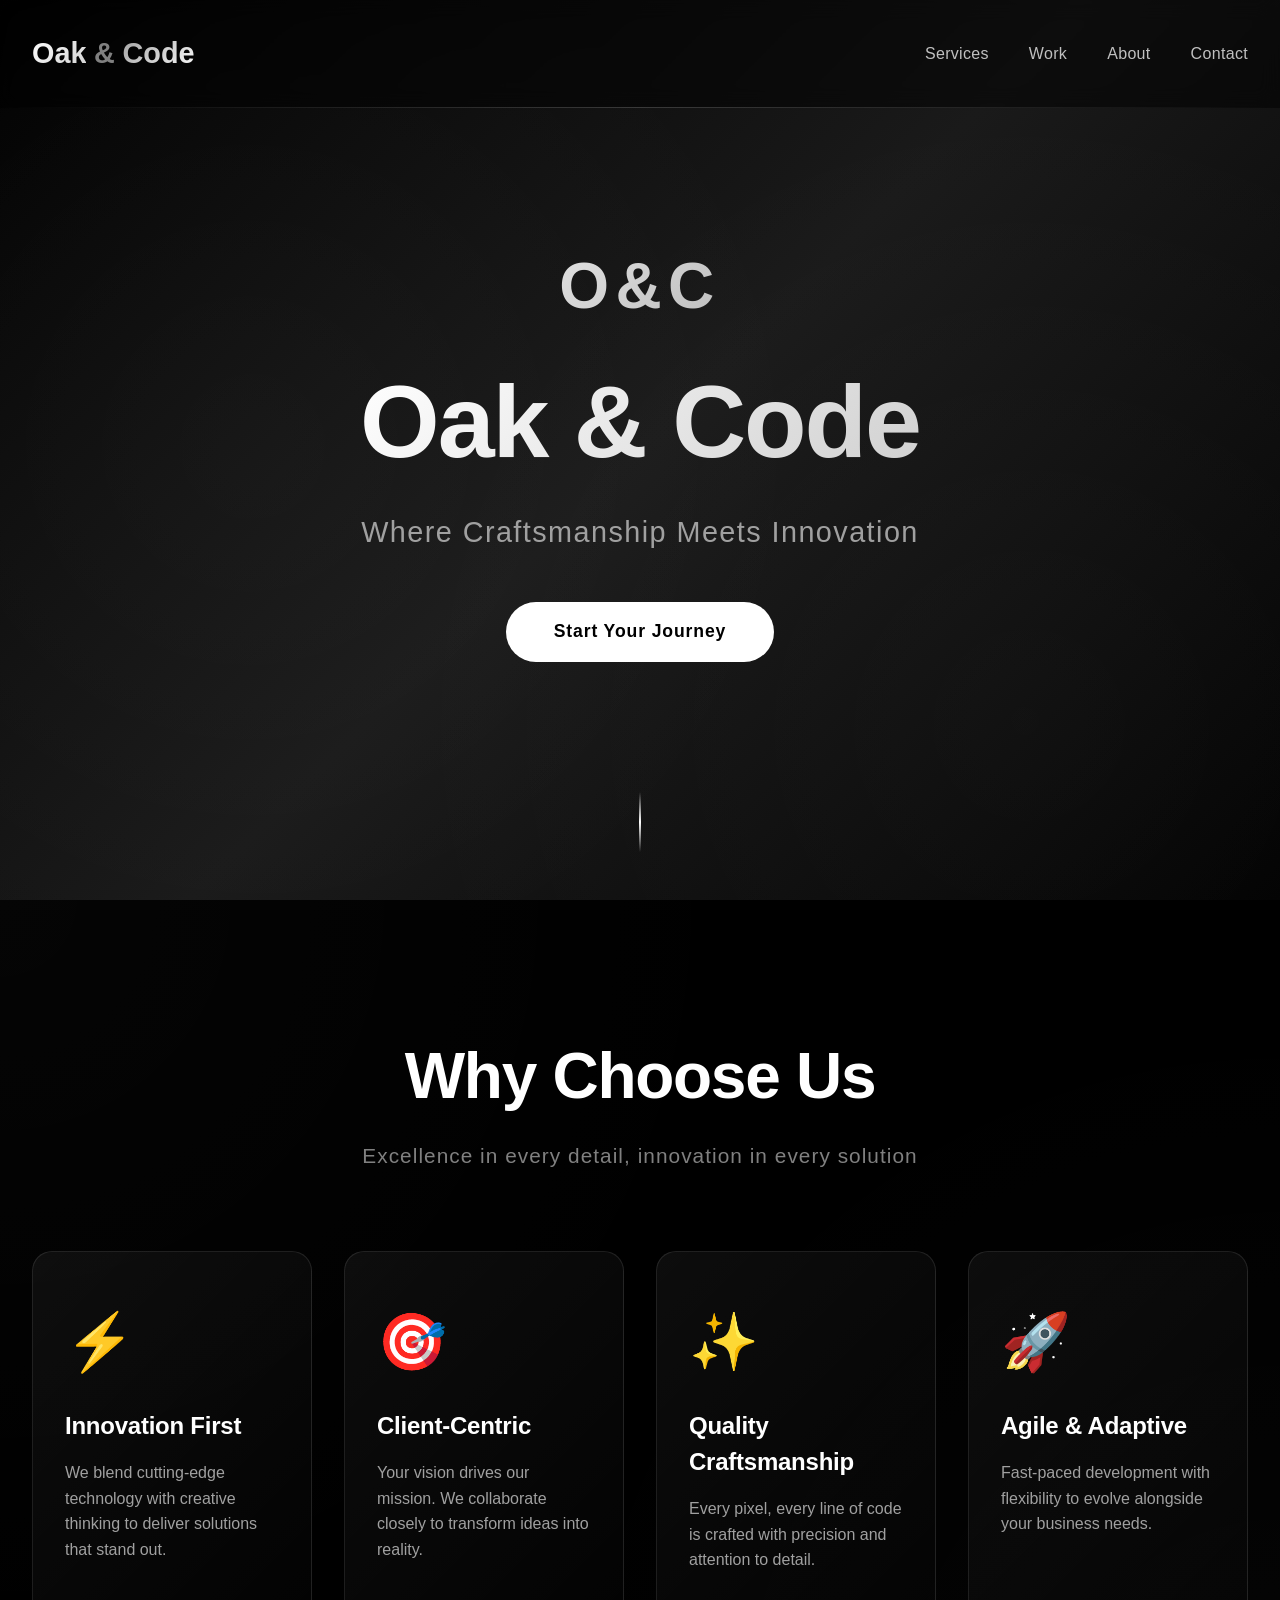
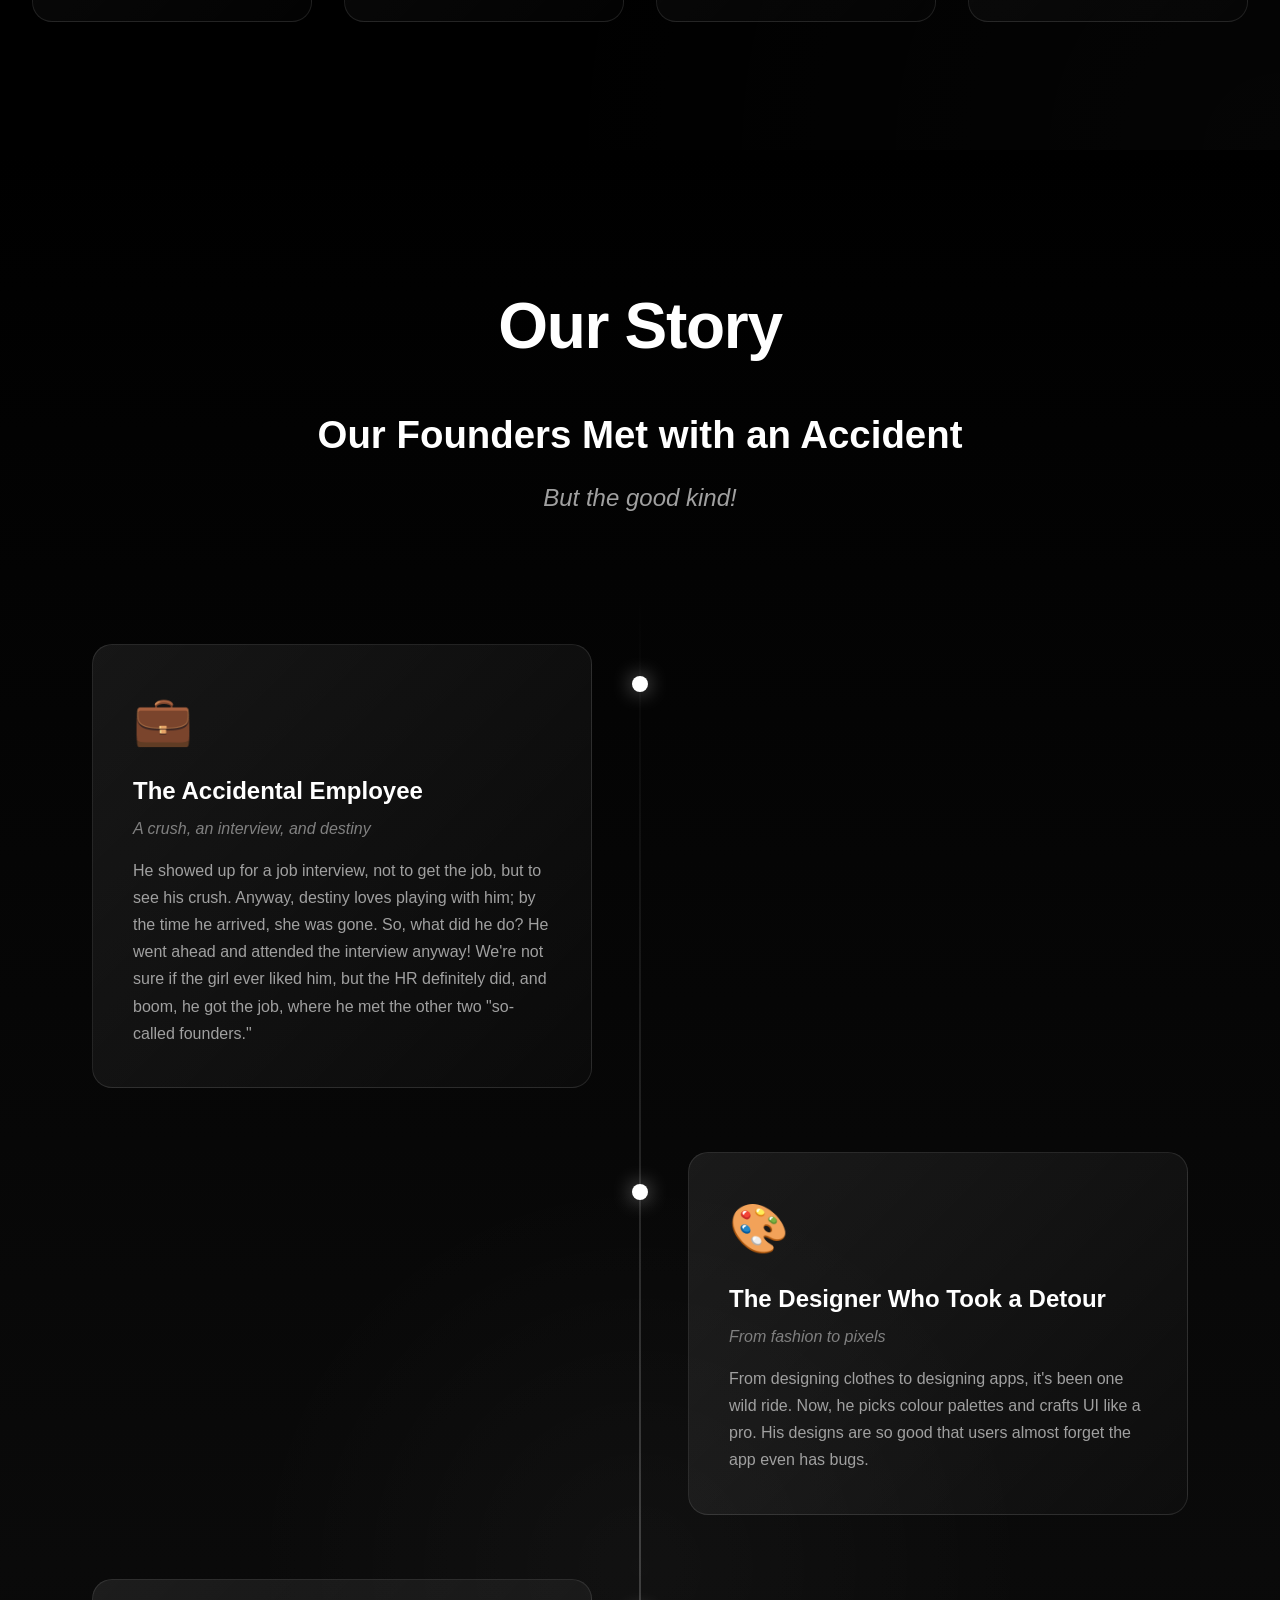
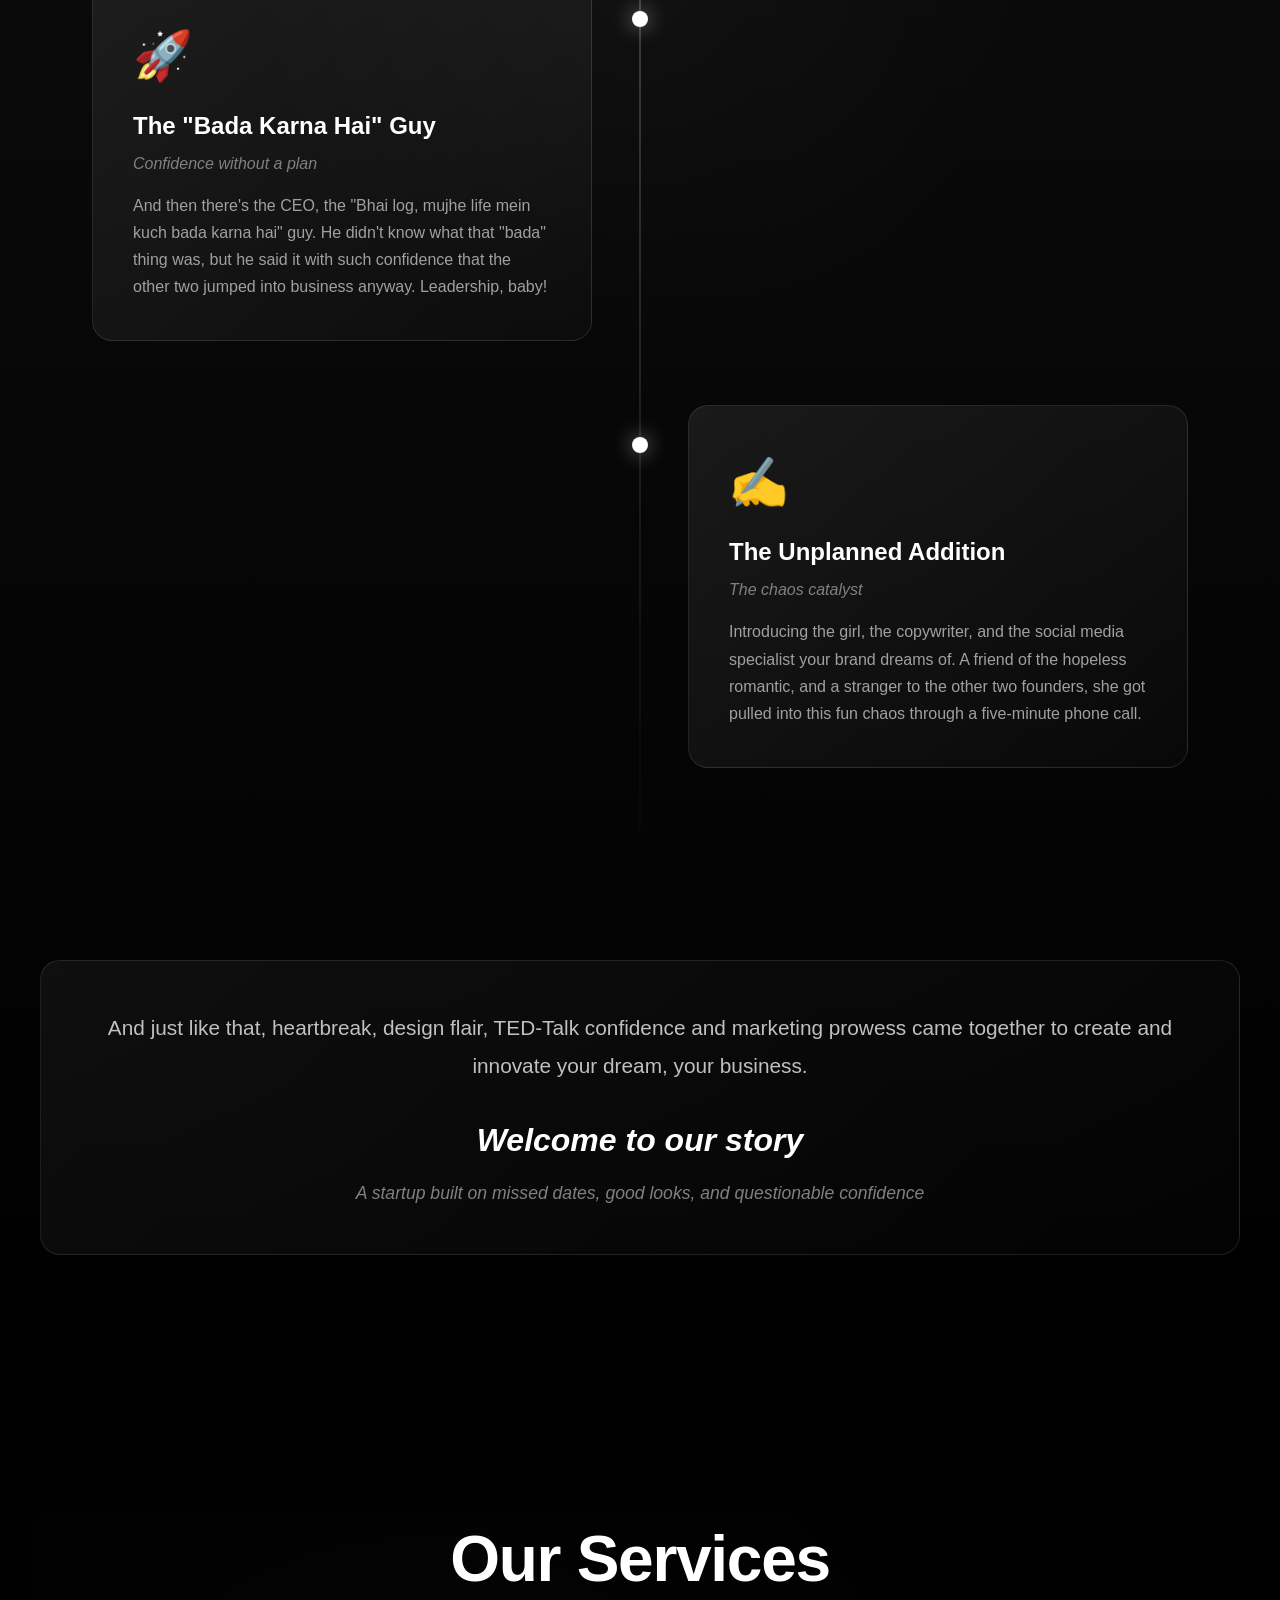
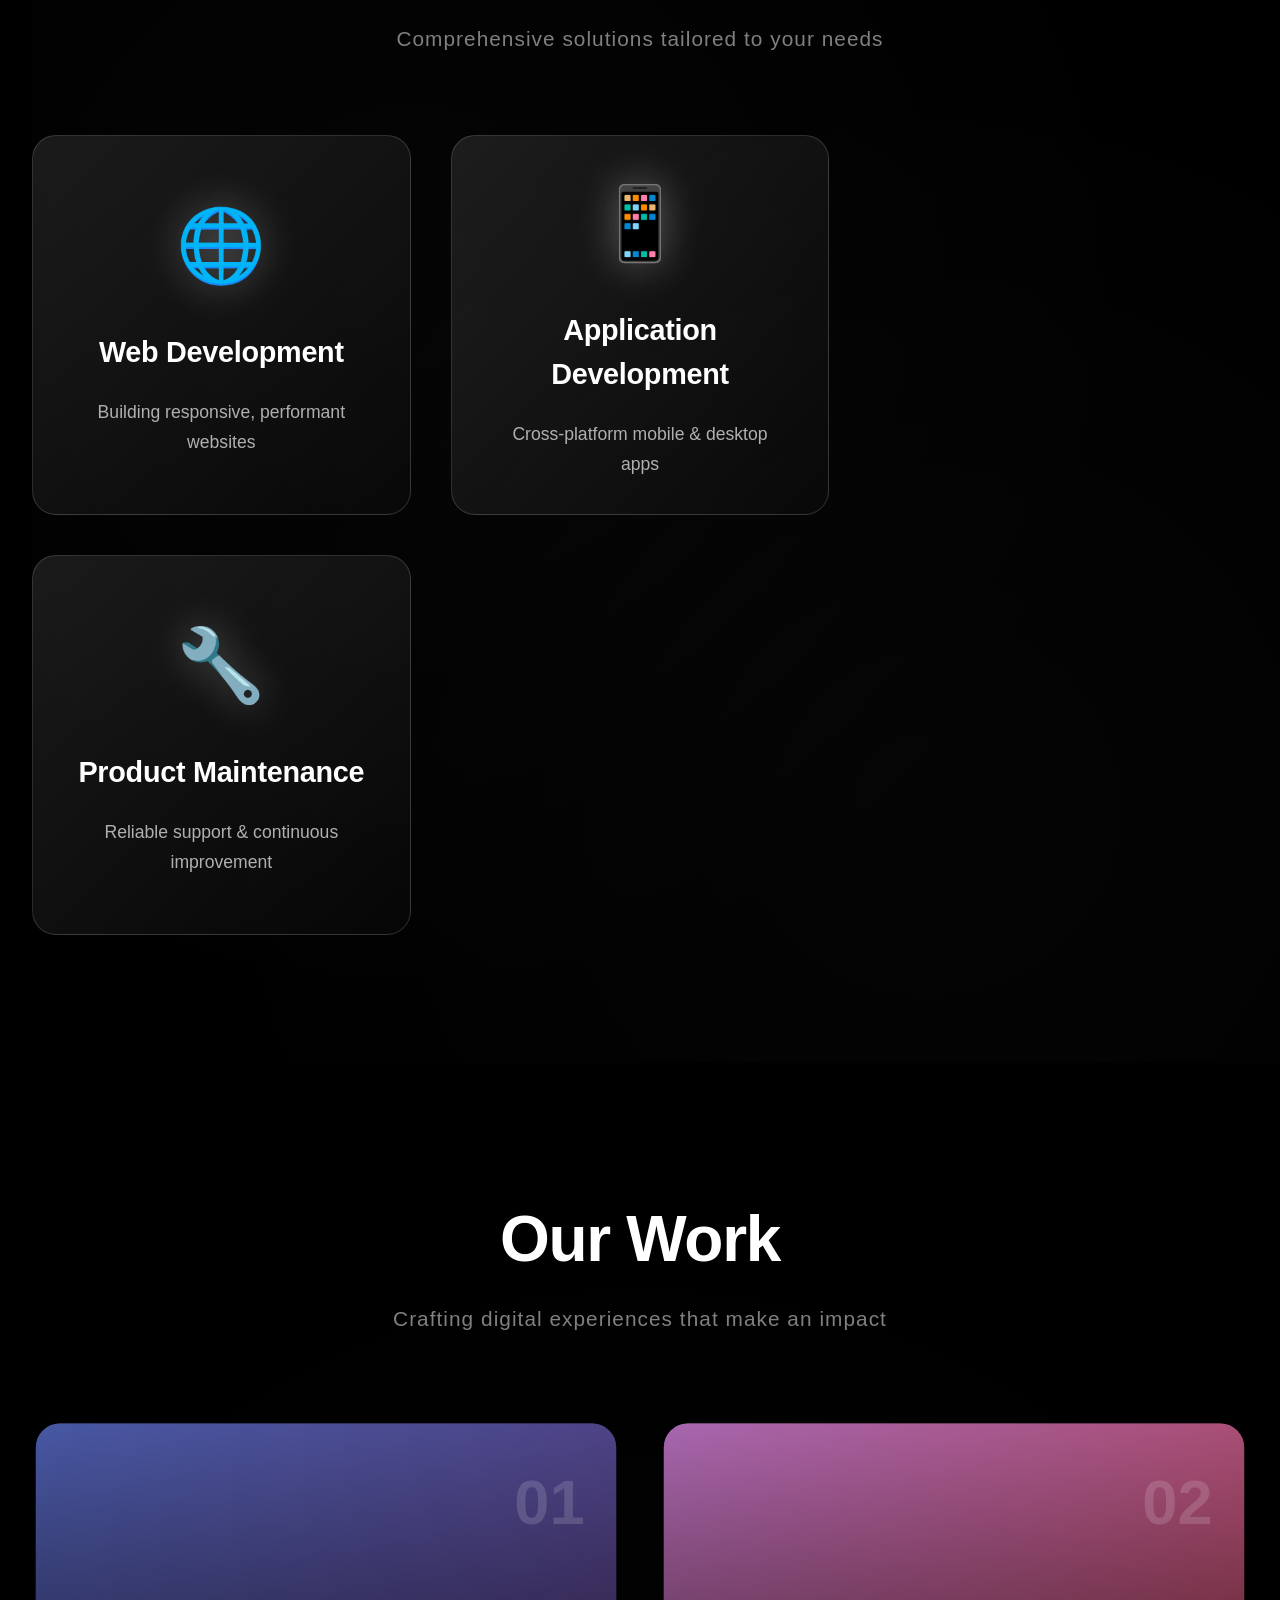
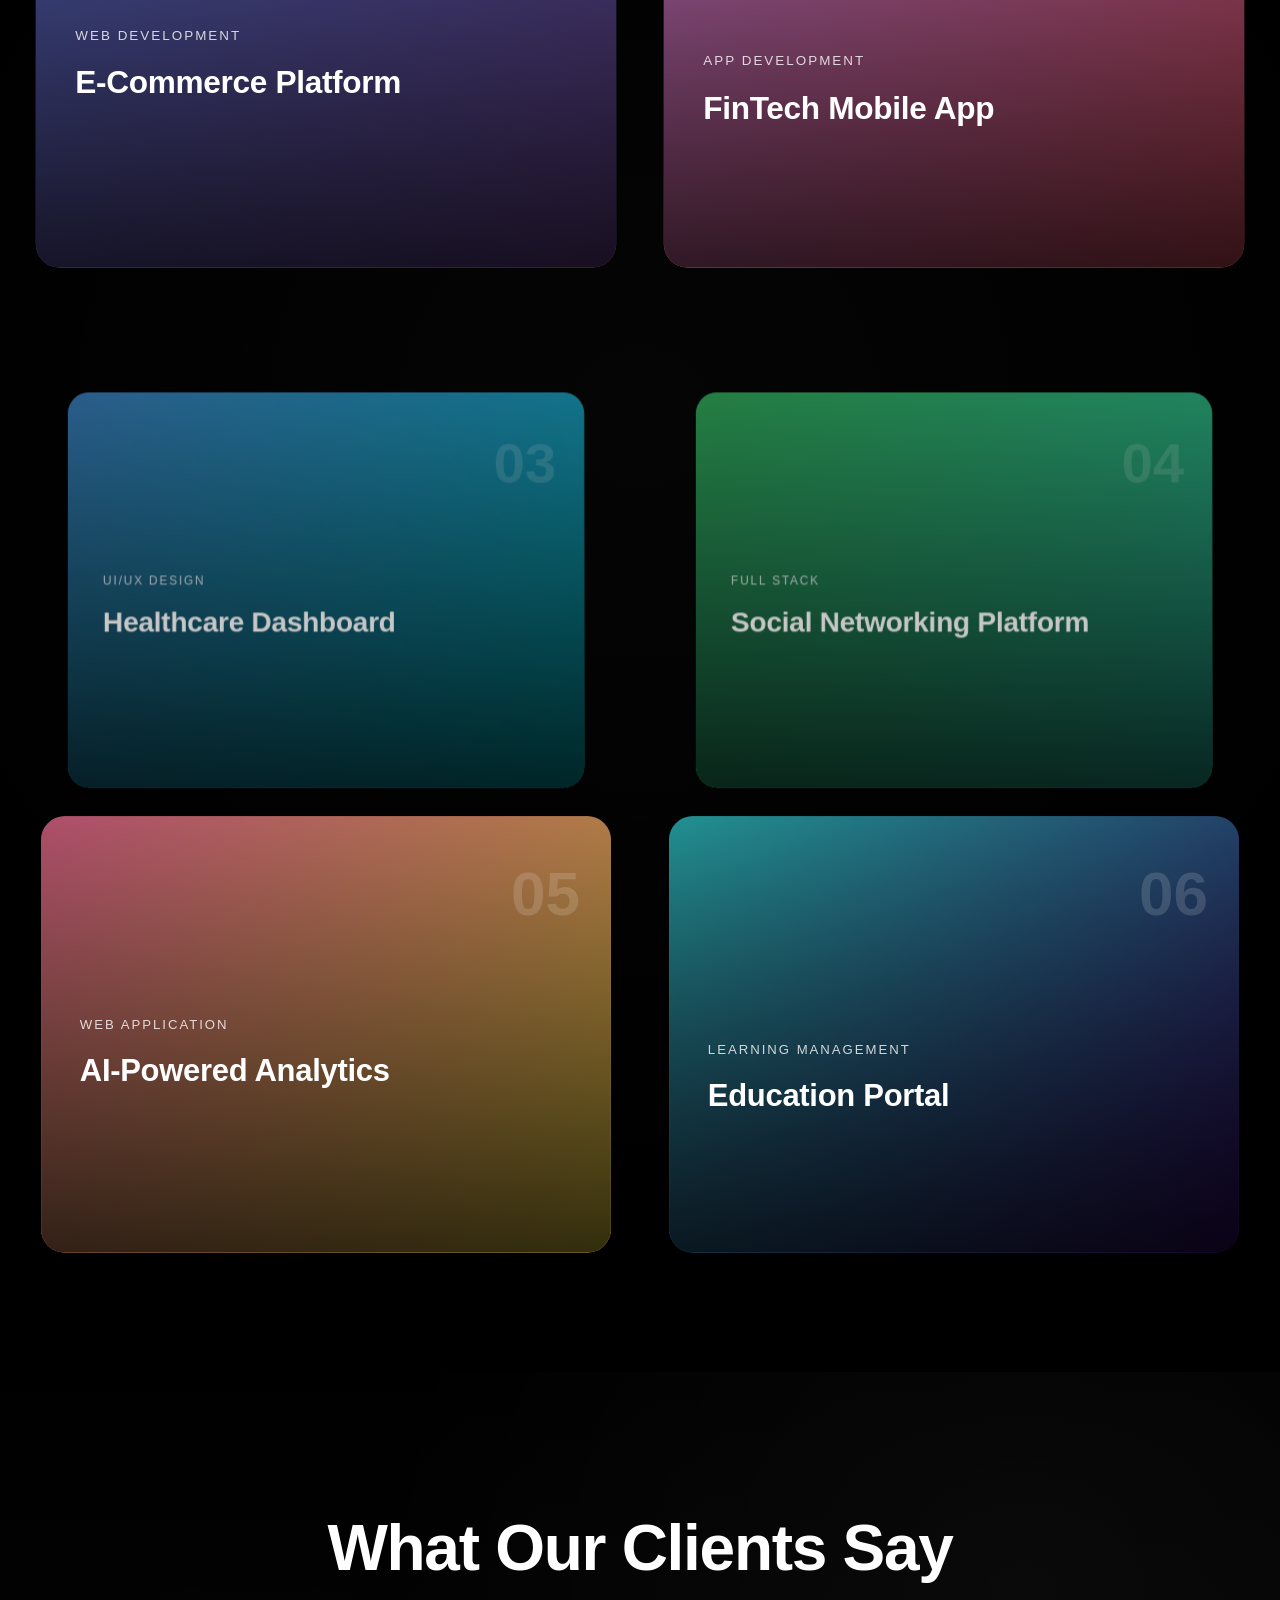
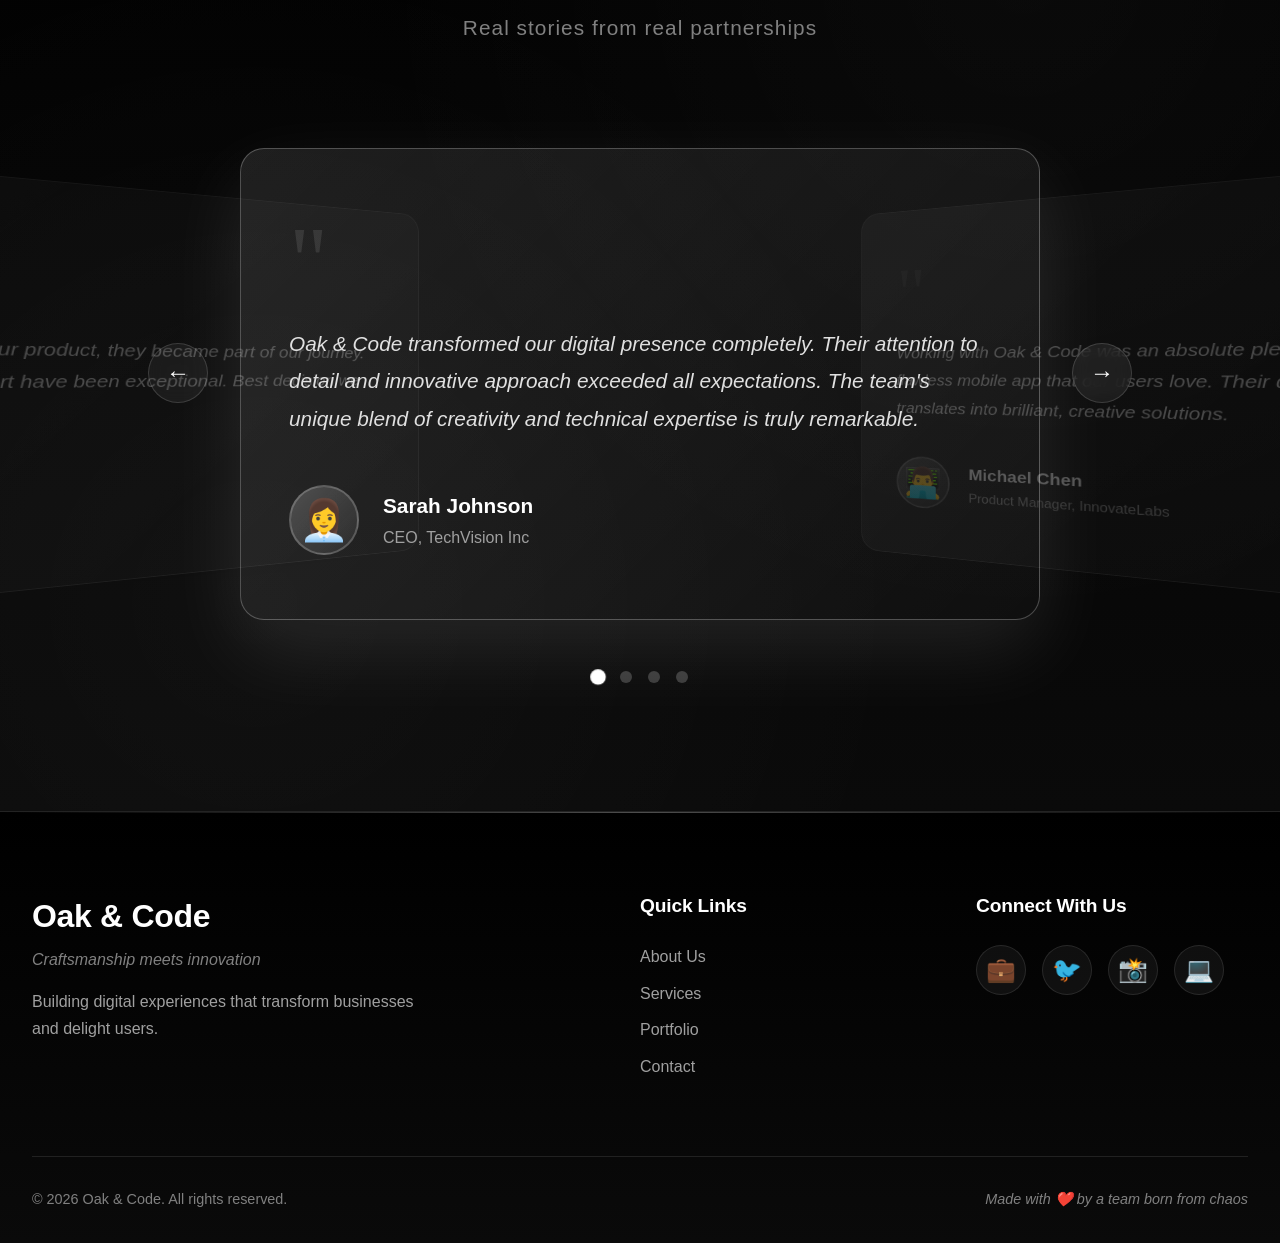
<file: index.html>
<!DOCTYPE html>
<html lang="en" data-beasties-container>
  <head>
    <title>My app</title>
    <meta charset="UTF-8">
    <base href="https://selva2110.github.io/oakandcode/">
  <style>*{margin:0;padding:0;box-sizing:border-box}html{scroll-behavior:smooth}body{font-family:-apple-system,BlinkMacSystemFont,Segoe UI,Roboto,Helvetica,Arial,sans-serif;-webkit-font-smoothing:antialiased;-moz-osx-font-smoothing:grayscale;background:#000;color:#fff;overflow-x:hidden;line-height:1.5}</style><link rel="stylesheet" href="styles.css" media="print" onload="this.media='all'"><noscript><link rel="stylesheet" href="styles.css"></noscript></head>
  <body>
    <app-root>Loading...</app-root>
  <script src="polyfills.js" type="module"></script><script src="main.js" type="module"></script></body>
</html>
</file>
<file: styles.css>
*{margin:0;padding:0;box-sizing:border-box}html{scroll-behavior:smooth}body{font-family:-apple-system,BlinkMacSystemFont,Segoe UI,Roboto,Helvetica,Arial,sans-serif;-webkit-font-smoothing:antialiased;-moz-osx-font-smoothing:grayscale;background:#000;color:#fff;overflow-x:hidden;line-height:1.5}.app-container{width:100%;overflow-x:hidden}::-webkit-scrollbar{width:10px}::-webkit-scrollbar-track{background:#000}::-webkit-scrollbar-thumb{background:#fff3;border-radius:5px}::-webkit-scrollbar-thumb:hover{background:#ffffff4d}::selection{background:#fff3;color:#fff}
</file>
